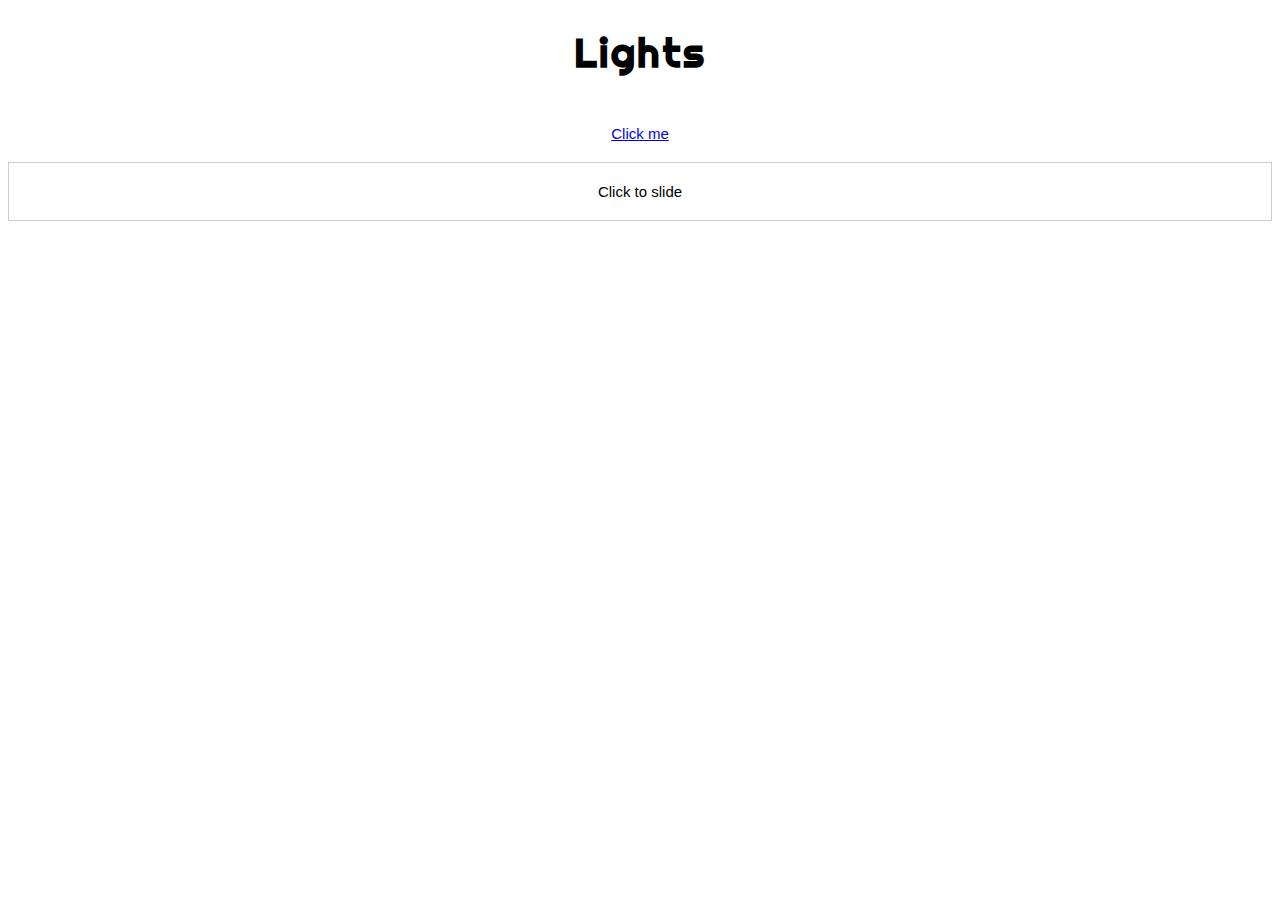
<file: homeowork/hw1.html>
<!DOCTYPE html>
<html lang="en">
<head>
	<meta charset="UTF-8">
	<title>Homework 1</title>
<link href="https://fonts.googleapis.com/css?family=Righteous&display=swap" rel="stylesheet">
	<style>
.text{
	display: none;
	font-size: 20px;
	max-width: 1000px;
	line-height: 30px;
	margin: auto;
	padding: 50px;
}
.show {
	display: block;
}
.btn{
	display: flex;
	align-items: center;
	justify-content: center;
	padding: 20px;
	font-family: 'arial', bold; 
	font-size:15px;
}
#panel, #flip {
	font-family: 'arial', bold; 
	font-size:15px; 
	padding: 20px;
	text-align: center;
	border: solid 1.5px #ccc;
}
#panel {
	padding: 80px;
	display: none;
}
h1 {
	font-family: righteous, cursive, light;
	font-size: 40px;
	letter-spacing: 2.5px;

} 


	</style>
</head>
<body>
	<h1 align="center">Lights</h1>
		<a href="#" class="btn">Click me</a>
		<p align="center" class="text" >Do not go gentle into that good night,

Old age should burn and rave at close of day;

Rage, rage against the dying of the <span>light.</span>

Though wise men at their end know dark is right,

Because their words had forked no lightning they

Do not go gentle into that good night.

Good men, the last wave by, crying how bright

Their frail deeds might have danced in a green bay,

Rage, rage against the dying of the <span>light.</span>

Wild men who caught and sang the sun in flight,

And learn, too late, they grieved it on its way,

Do not go gentle into that good night.

Grave men, near death, who see with blinding sight

Blind eyes could blaze like meteors and be gay,

Rage, rage against the dying of the <span>light.</span>

And you, my father, there on the sad height,

Curse, bless, me now with your fierce tears, I pray.

Do not go gentle into that good night.

Rage, rage against the dying of the <span>light.</span></p>



<div id="flip">Click to slide</div>
<div id="panel">	
	<img src="images/color.jpg">
	<img src="images/color2.jpg">
	<img src="images/color3.jpg">
	<img src="images/color4.jpg">
</div>
</body>
<script
	src="https://code.jquery.com/jquery-3.4.1.min.js"
  	integrity="sha256-CSXorXvZcTkaix6Yvo6HppcZGetbYMGWSFlBw8HfCJo="
  	crossorigin="anonymous">
</script>
<script>
  	$('.btn').click(function(){
  		$('.text').toggleClass('show')
  	})
</script>
<script src="https://ajax.googleapis.com/ajax/libs/jquery/3.4.1/jquery.min.js"></script>
<script> 
$(document).ready(function(){
  $("#flip").click(function(){
    $("#panel").slideToggle("slow");
  });
});
$('p span').css('color', 'red');

</script>



</html>
</file>
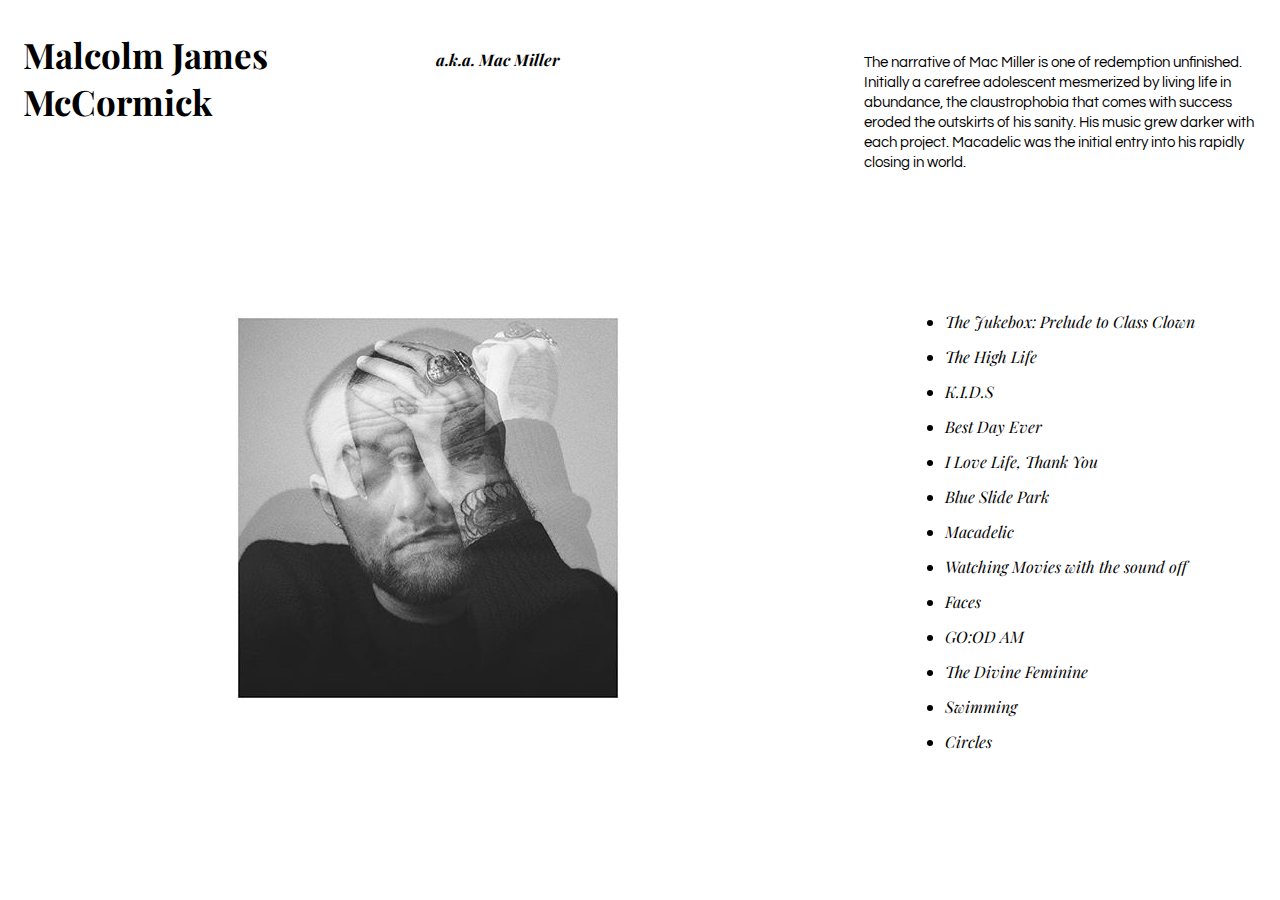
<file: homeowork/hw2.html>
<!DOCTYPE html>
<html lang="en">
<head>
	<meta charset="UTF-8">
	<title>Homework 2</title>
</head>
<script>src="https://ajax.googleapis.com/ajax/libs/jquery/2.1.1/jquery.min.js"
</script>
	<style>
		@import url('https://fonts.googleapis.com/css?family=Playfair+Display:400,400i|Questrial&display=swap');
		.first-text {
			display: grid;
			grid-template-columns: repeat(3,1fr);
			grid-gap: 20px;
		}
		h1 {
			padding-left: 15px;
			font-family: 'Playfair Display', serif;
			font-size: 35px;

		}
		.narrative-text {
			padding-right: 15px;
			padding-top: 30px;
			font-family: 'Questrial', sans-serif;
			font-size: 15px;
			line-height: 20px;
		}
		h4 {
			font-family: 'Playfair Display', serif;
			font-style: italic;
			padding-top: 20px;
		}
		.grid-2 {
			display: grid;
			grid-template-columns: 3 1fr;
			grid-template-areas: "images albums";
		}
		.albums {
			padding-top: 100px;
			padding-left: 80px;
			font-family: 'Playfair Display', serif;
			font-style: italic;
			line-height: 35px;
			
		}
		.images {
			padding-left: 100px;

		}

		
	</style>
<body>
	<section class="first-text">
		<h1>Malcolm James McCormick</h1>
		<h4>a.k.a. Mac Miller</h4>
		<p class="narrative-text">The narrative of Mac Miller is one of redemption unfinished. Initially a carefree adolescent mesmerized by living life in abundance, the claustrophobia that comes with success eroded the outskirts of his sanity. His music grew darker with each project. Macadelic was the initial entry into his rapidly closing in world.</p>
	</section>
	<section class="grid-2">
		<div class="images">
		<img src="images/mac-miller.jpg">
		</div>
		<div class="albums">
			<ul>
			<li>The Jukebox: Prelude to Class Clown</li>
			<li>The High Life</li>
			<li>K.I.D.S</li>
			<li>Best Day Ever</li>
			<li>I Love Life, Thank You</li>
			<li>Blue Slide Park</li>
			<li>Macadelic</li>
			<li>Watching Movies with the sound off</li>
			<li>Faces</li>
			<li>GO:OD AM</li>
			<li>The Divine Feminine</li>
			<li>Swimming</li>
			<li>Circles</li>
			</ul>
		</div>
		<script>
			$("#dropDownMenu li").each(function(i) {
    $(this).delay(100 * i).fadeIn(500);
});</script>
	</section>
</body>
</html>
</file>
